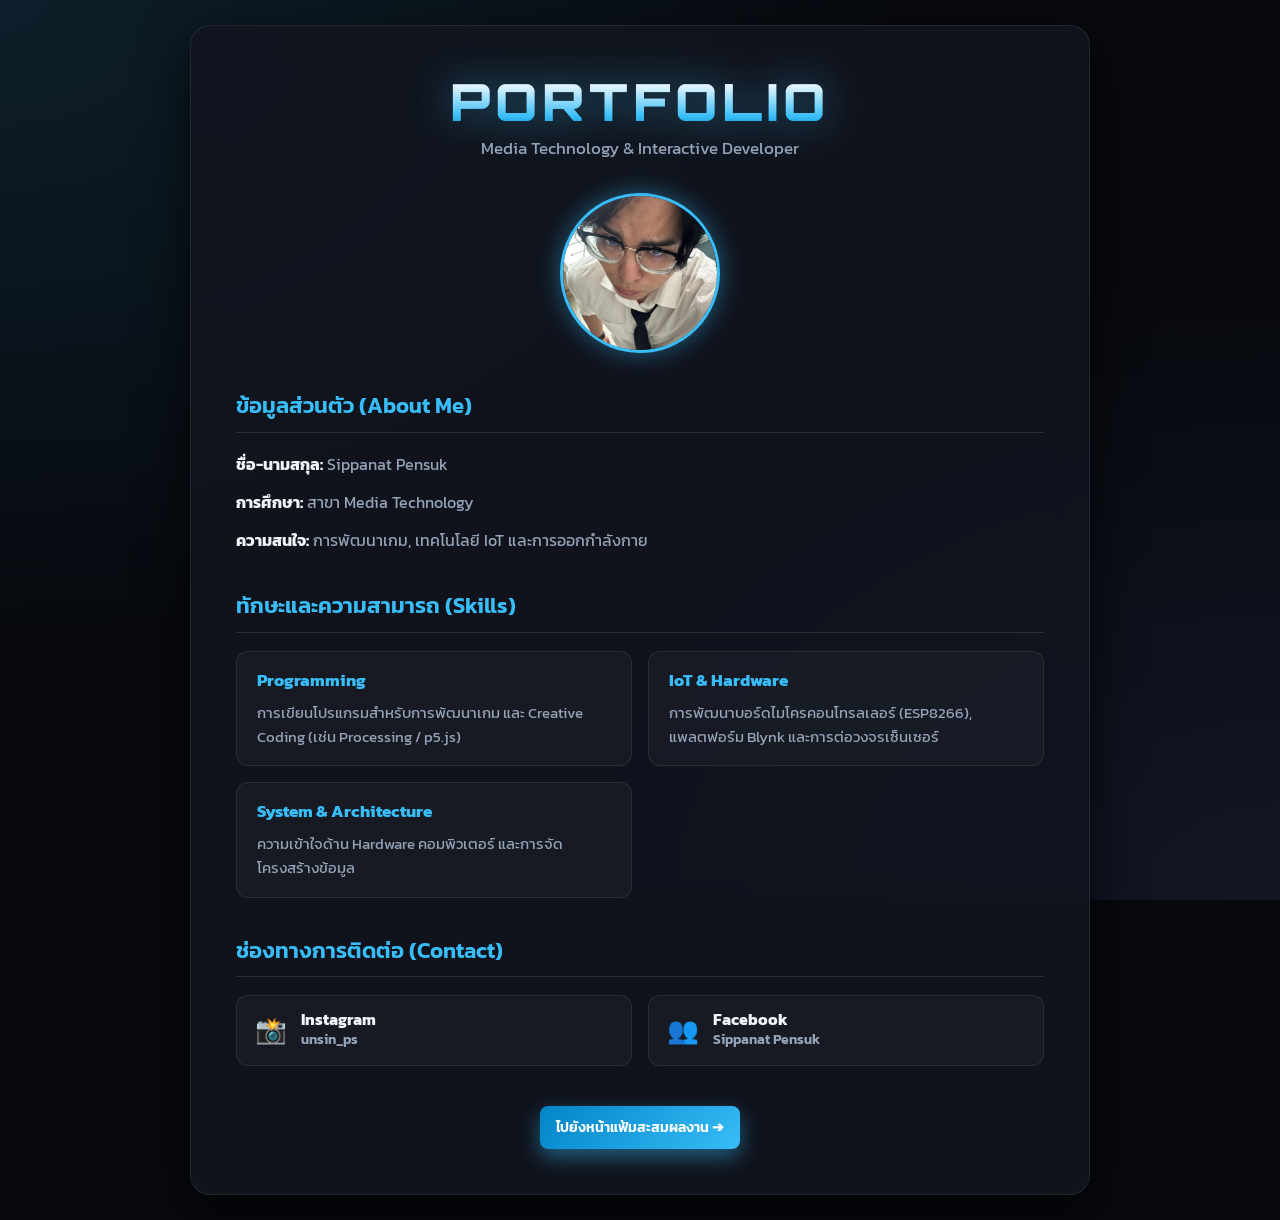
<file: index.html>
<!DOCTYPE html>
<html lang="th">
<head>
    <meta charset="UTF-8">
    <meta name="description" content="My Portfolio">
    <meta name="keywords" content="HTML, CSS, JavaScript">
    <meta name="author" content="Sippanat Pensuk">
    <meta name="viewport" content="width=device-width, initial-scale=1.0">
    <title>Portfolio - Sippanat Pensuk</title>
    <!-- Google Fonts: Orbitron & Kanit -->
    <link rel="preconnect" href="https://fonts.googleapis.com">
    <link rel="preconnect" href="https://fonts.gstatic.com" crossorigin>
    <link href="https://fonts.googleapis.com/css2?family=Orbitron:wght@700;900&family=Kanit:wght@300;400;600&display=swap" rel="stylesheet">
    <link rel="stylesheet" href="style.css">
</head>
<body>

    <div class="container">
        <div class="header-section">
            <h1 class="main-title">PORTFOLIO</h1>
            <p class="subtitle">Media Technology & Interactive Developer</p>
        </div>
        
        <img src="sippanat man.jpg" alt="รูปโปรไฟล์ของ Sippanat" class="profile-img">

        <h2>ข้อมูลส่วนตัว (About Me)</h2>
        <p><strong>ชื่อ-นามสกุล:</strong> Sippanat Pensuk</p>
        <p><strong>การศึกษา:</strong> สาขา Media Technology</p>
        <p><strong>ความสนใจ:</strong> การพัฒนาเกม, เทคโนโลยี IoT และการออกกำลังกาย</p>

        <h2>ทักษะและความสามารถ (Skills)</h2>
        <ul>
            <li>
                <strong>Programming</strong>
                <span>การเขียนโปรแกรมสำหรับการพัฒนาเกม และ Creative Coding (เช่น Processing / p5.js)</span>
            </li>
            <li>
                <strong>IoT & Hardware</strong>
                <span>การพัฒนาบอร์ดไมโครคอนโทรลเลอร์ (ESP8266), แพลตฟอร์ม Blynk และการต่อวงจรเซ็นเซอร์</span>
            </li>
            <li>
                <strong>System & Architecture</strong>
                <span>ความเข้าใจด้าน Hardware คอมพิวเตอร์ และการจัดโครงสร้างข้อมูล</span>
            </li>
        </ul>

        <h2>ช่องทางการติดต่อ (Contact)</h2>
        <div class="contact-links">
            <!-- Instagram -->
            <a href="https://www.instagram.com/unsin_ps/?hl=en" target="_blank" class="contact-card ig">
                <span class="contact-icon">📸</span>
                <div class="contact-text">
                    <strong>Instagram</strong>
                    <span>unsin_ps</span>
                </div>
            </a>

            <!-- Facebook -->
            <a href="https://www.facebook.com/sippanat.pensuk.7?locale=th_TH" target="_blank" class="contact-card fb">
                <span class="contact-icon">👥</span>
                <div class="contact-text">
                    <strong>Facebook</strong>
                    <span>Sippanat Pensuk</span>
                </div>
            </a>
        </div>

        <div class="btn-wrapper">
            <a href="projects.html" class="btn primary-btn">ไปยังหน้าแฟ้มสะสมผลงาน ➔</a>
        </div>
    </div>

</body>
</html>
</file>
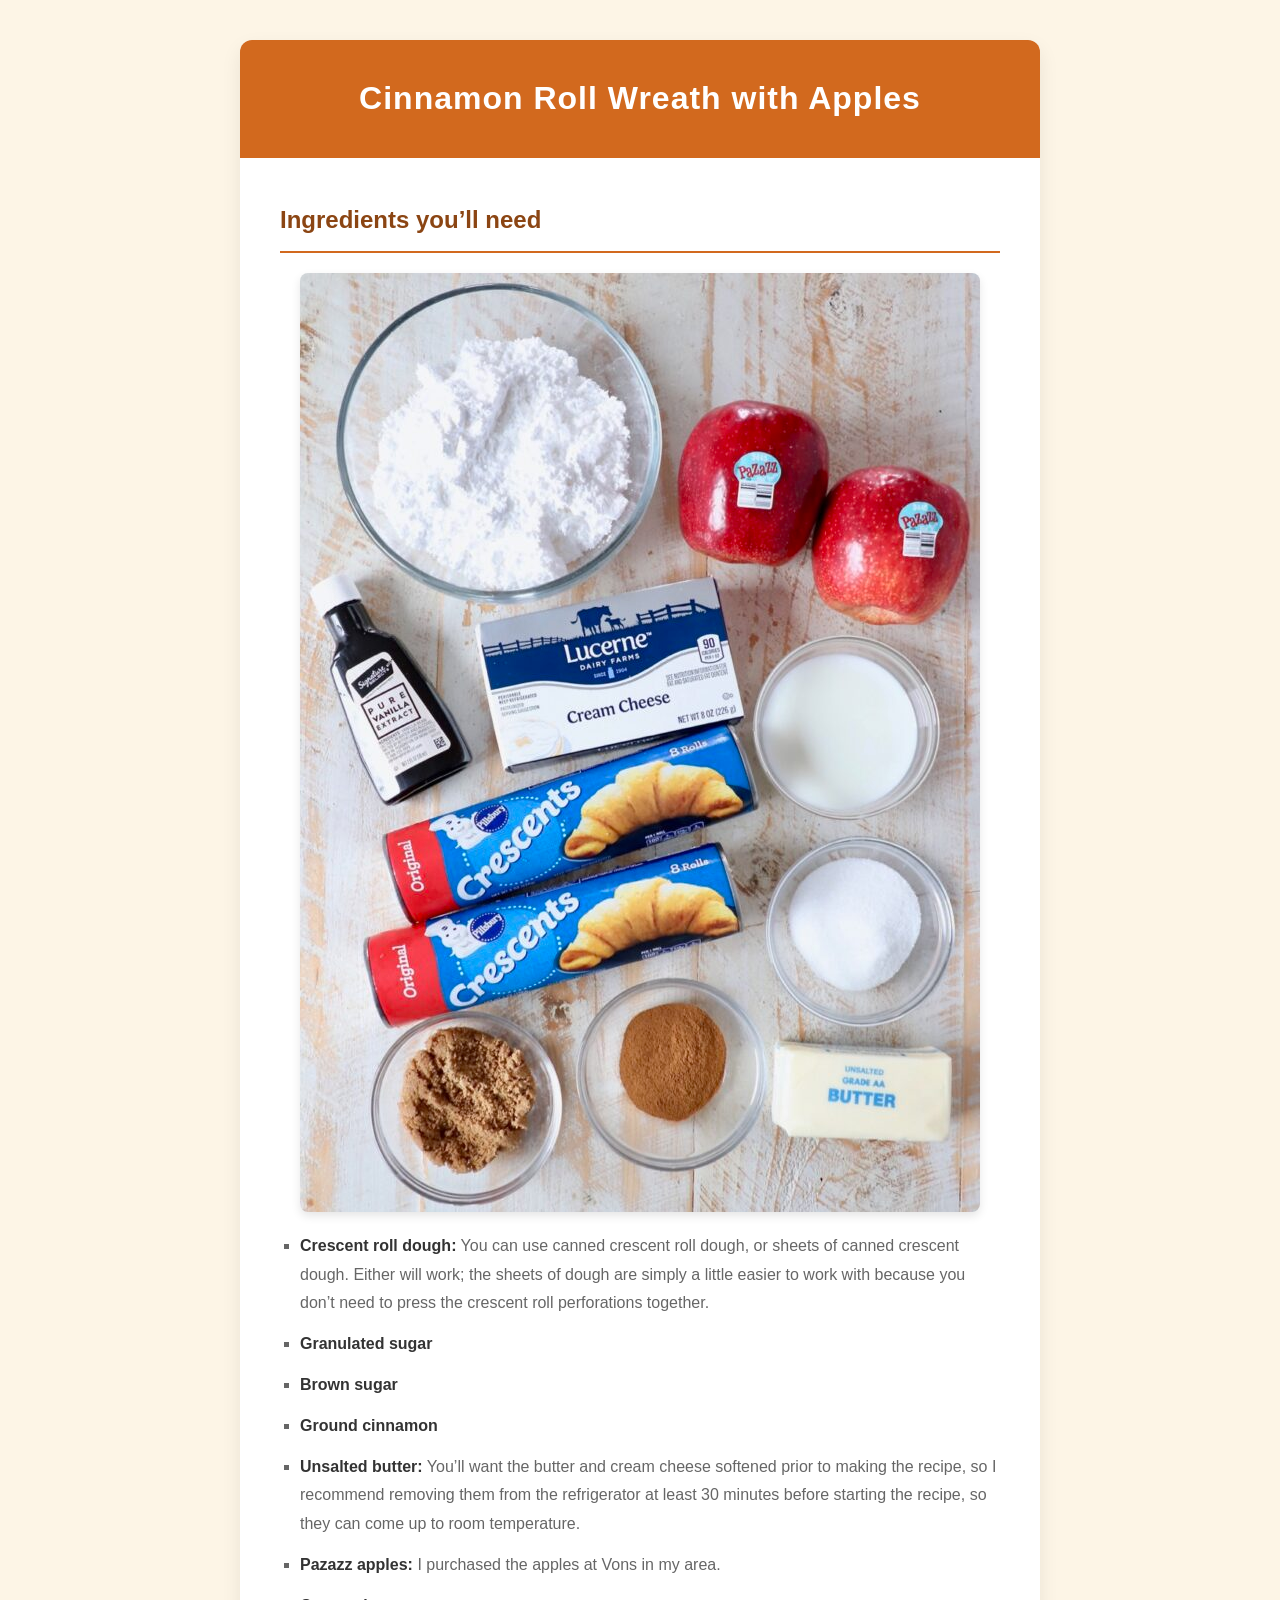
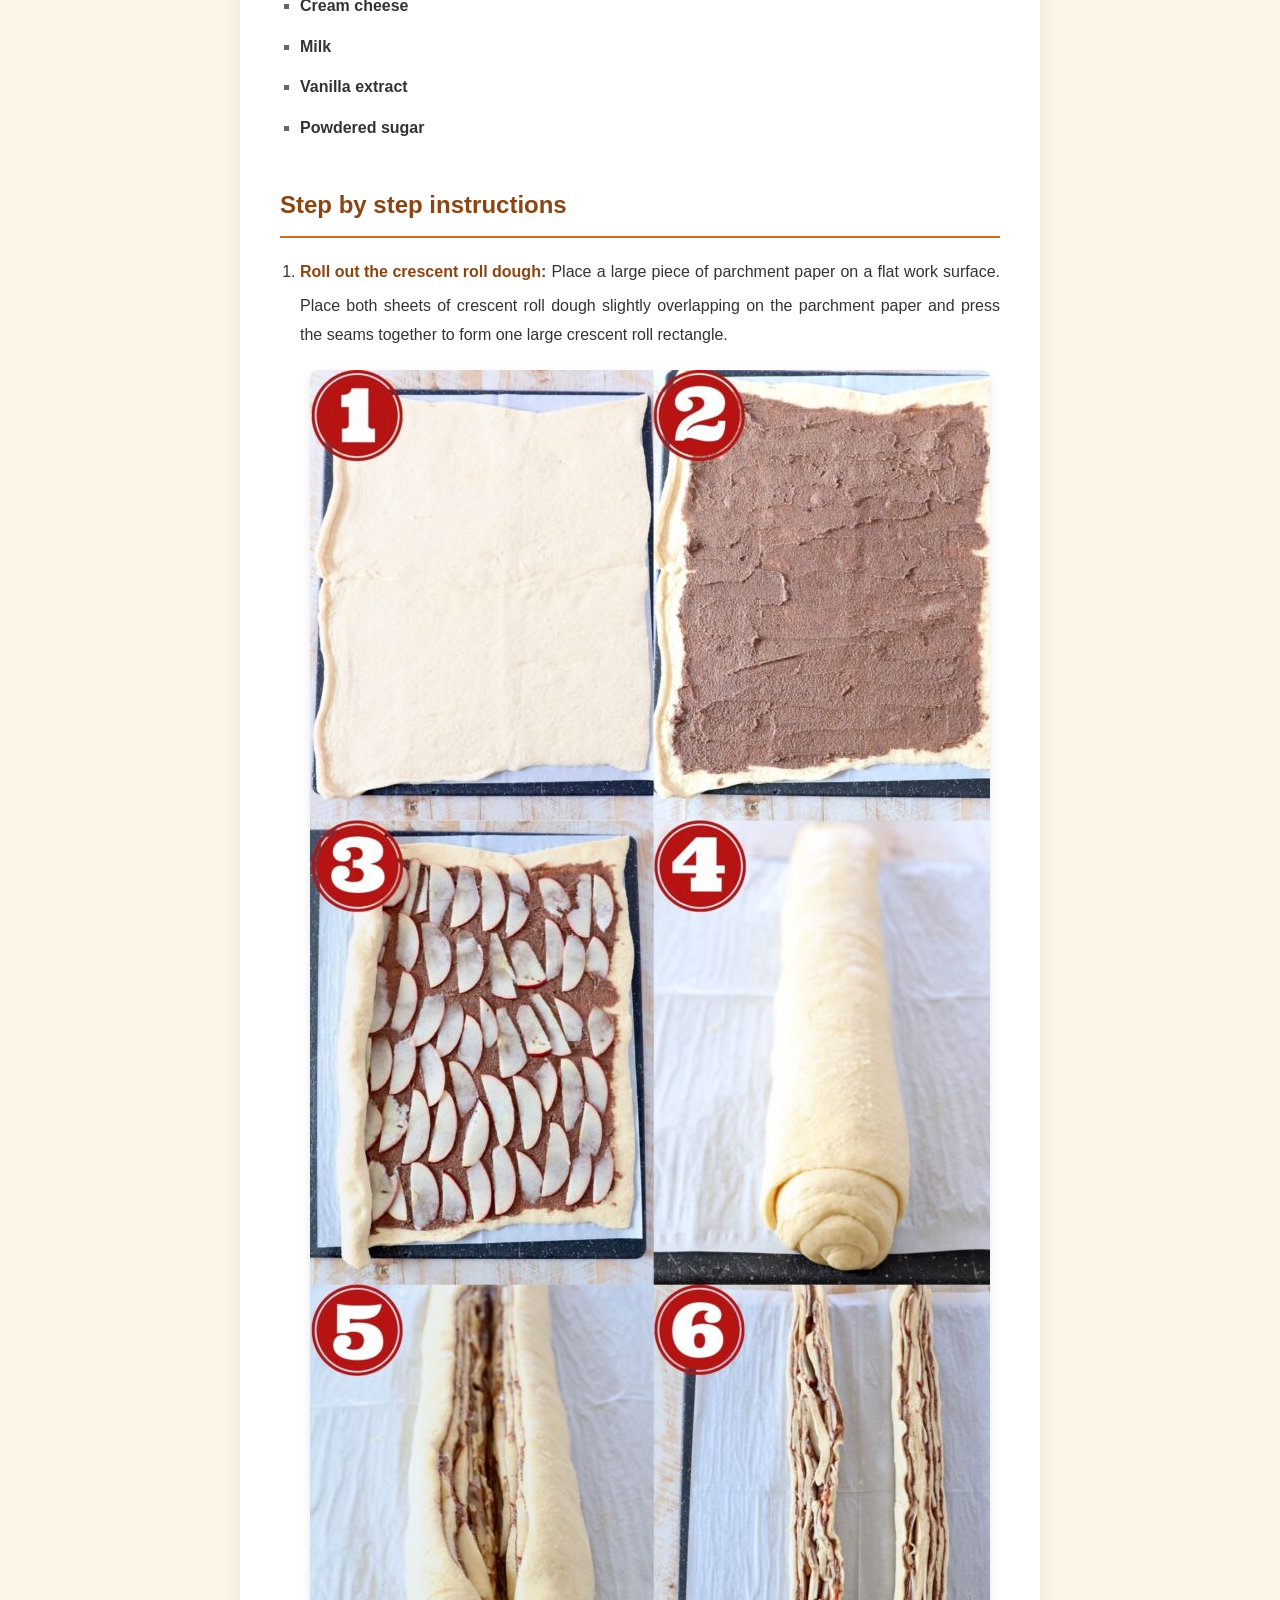
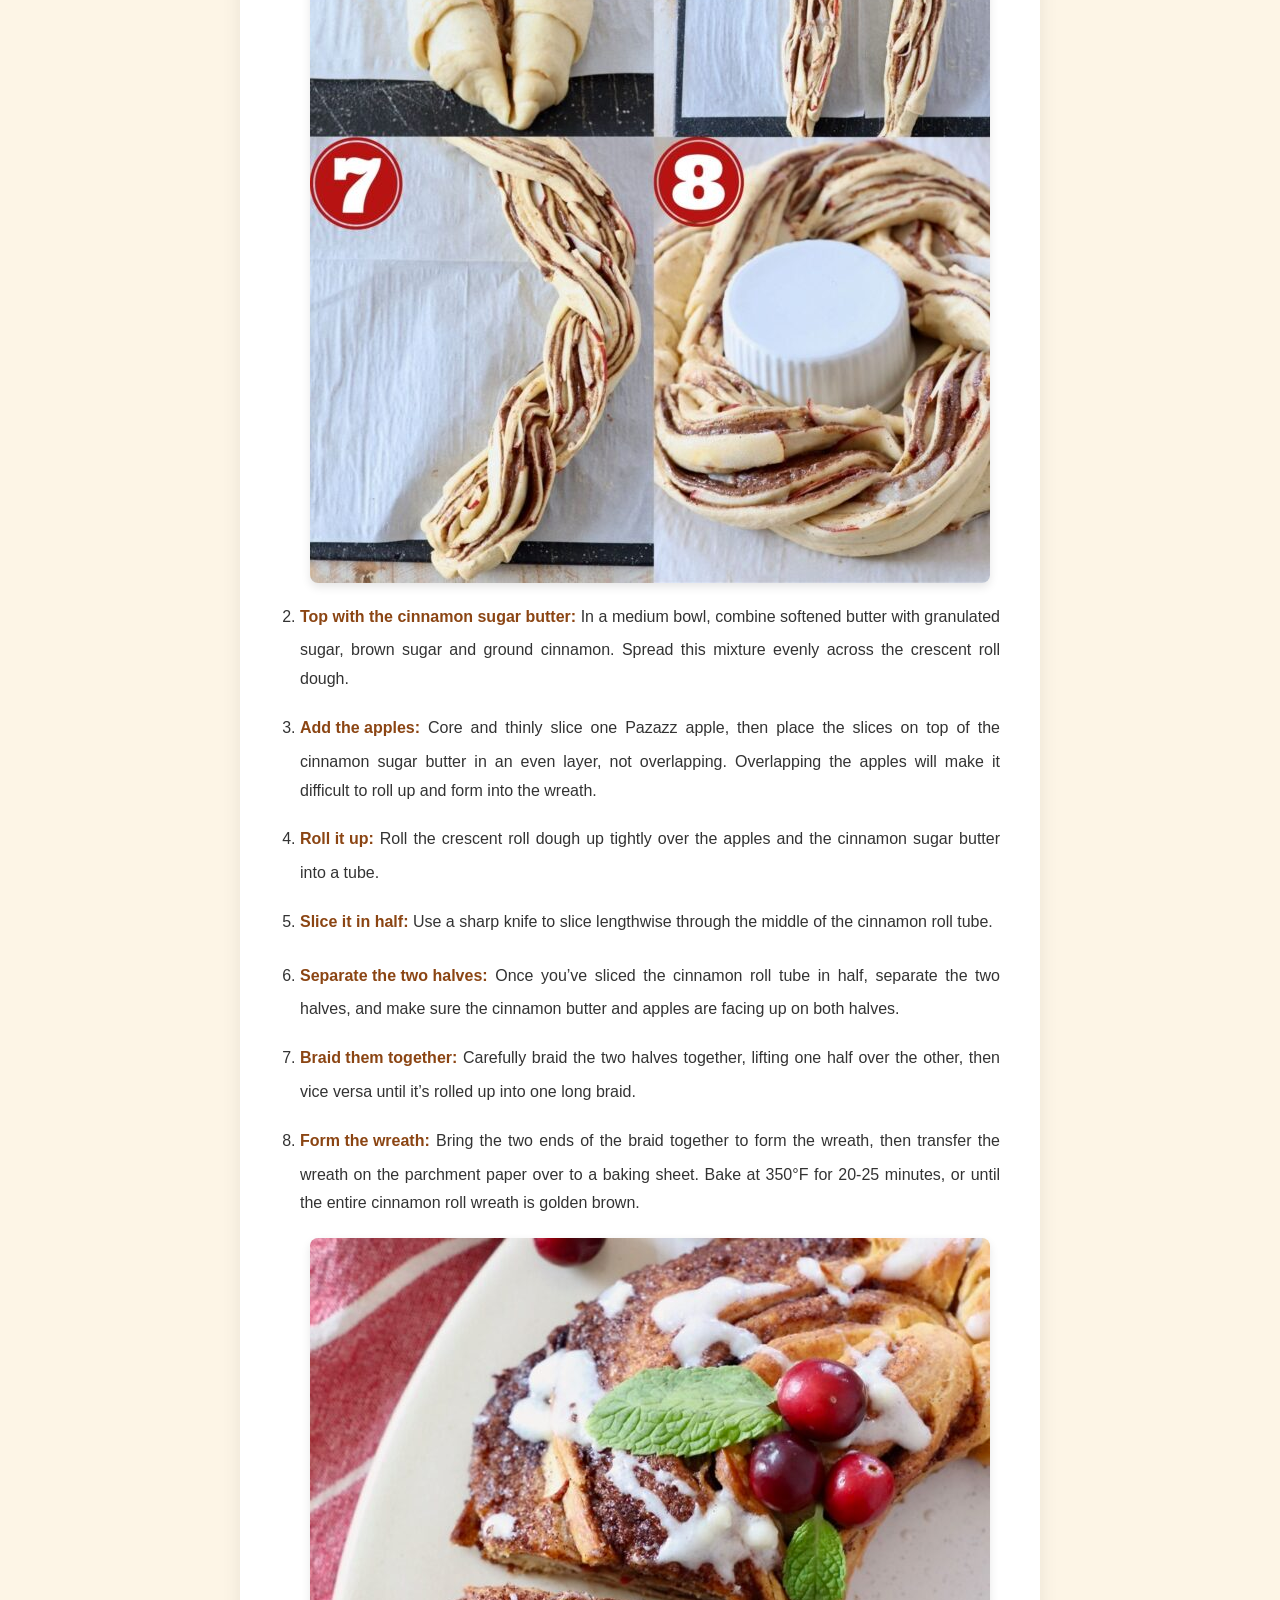
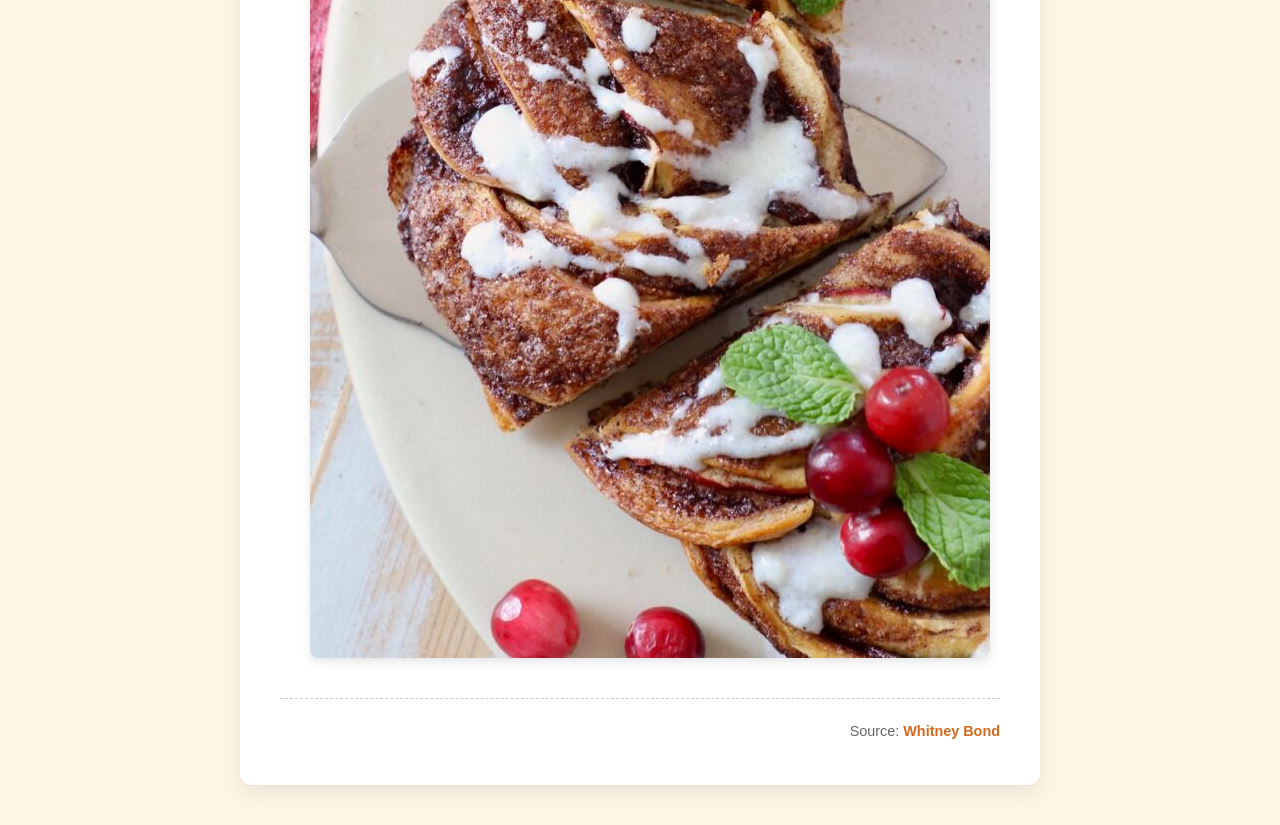
<file: assignment-3/index.html>
<!DOCTYPE html>
<html lang="en">
<head>
    <meta charset='utf-8'>
    <meta http-equiv='X-UA-Compatible' content='IE=edge'>
    <title>Cinnamon Roll Wreath with Apples</title>
    <meta name='viewport' content='width=device-width, initial-scale=1'>
    
    <!-- เรียกใช้งานไฟล์ CSS ภายนอก -->
    <link rel="stylesheet" href="style.css">
</head>

<body>
    <div class="recipe-wrapper">
        
        <header class="recipe-header">
            <h1>Cinnamon Roll Wreath with Apples</h1>
        </header>

        <main class="recipe-body">
            
            <section class="recipe-section">
                <h2 class="section-title">Ingredients you’ll need</h2>
                
                <img src="pic/cinnamon-1.jpeg" alt="Ingredients" class="recipe-image">
                
                <ul class="ingredient-list">
                    <li><strong>Crescent roll dough:</strong> You can use canned crescent roll dough, or sheets of canned crescent dough. Either will work; the sheets of dough are simply a little easier to work with because you don’t need to press the crescent roll perforations together.</li>
                    <li><strong>Granulated sugar</strong></li>
                    <li><strong>Brown sugar</strong></li>
                    <li><strong>Ground cinnamon</strong></li>
                    <li><strong>Unsalted butter:</strong> You’ll want the butter and cream cheese softened prior to making the recipe, so I recommend removing them from the refrigerator at least 30 minutes before starting the recipe, so they can come up to room temperature.</li>
                    <li><strong>Pazazz apples:</strong> I purchased the apples at Vons in my area.</li>
                    <li><strong>Cream cheese</strong></li>
                    <li><strong>Milk</strong></li>
                    <li><strong>Vanilla extract</strong></li>
                    <li><strong>Powdered sugar</strong></li>
                </ul>
            </section>

            <section class="recipe-section">
                <h2 class="section-title">Step by step instructions</h2>
                <ol class="instruction-list">
                    <li>
                        <strong>Roll out the crescent roll dough:</strong> Place a large piece of parchment paper on a flat work surface. Place both sheets of crescent roll dough slightly overlapping on the parchment paper and press the seams together to form one large crescent roll rectangle.
                        
                        <img src="pic/cinnamon-2.jpeg" alt="Rolling out the dough" class="recipe-image">
                    </li>
                    <li><strong>Top with the cinnamon sugar butter:</strong> In a medium bowl, combine softened butter with granulated sugar, brown sugar and ground cinnamon. Spread this mixture evenly across the crescent roll dough.</li>
                    <li><strong>Add the apples:</strong> Core and thinly slice one Pazazz apple, then place the slices on top of the cinnamon sugar butter in an even layer, not overlapping. Overlapping the apples will make it difficult to roll up and form into the wreath.</li>
                    <li><strong>Roll it up:</strong> Roll the crescent roll dough up tightly over the apples and the cinnamon sugar butter into a tube.</li>
                    <li><strong>Slice it in half:</strong> Use a sharp knife to slice lengthwise through the middle of the cinnamon roll tube.</li>
                    <li><strong>Separate the two halves:</strong> Once you’ve sliced the cinnamon roll tube in half, separate the two halves, and make sure the cinnamon butter and apples are facing up on both halves.</li>
                    <li><strong>Braid them together:</strong> Carefully braid the two halves together, lifting one half over the other, then vice versa until it’s rolled up into one long braid.</li>
                    <li>
                        <strong>Form the wreath:</strong> Bring the two ends of the braid together to form the wreath, then transfer the wreath on the parchment paper over to a baking sheet. Bake at 350°F for 20-25 minutes, or until the entire cinnamon roll wreath is golden brown.
                    
                        <img src="pic/cinnamon-4.jpeg" alt="Finished Cinnamon Roll Wreath" class="recipe-image">
                    </li>
                </ol>
            </section>

           
            <footer class="recipe-source">
                Source: <a href="https://whitneybond.com/cinnamon-roll-wreath/" target="_blank">Whitney Bond</a>
            </footer>

        </main>
    </div>
</body>
</html>
</file>
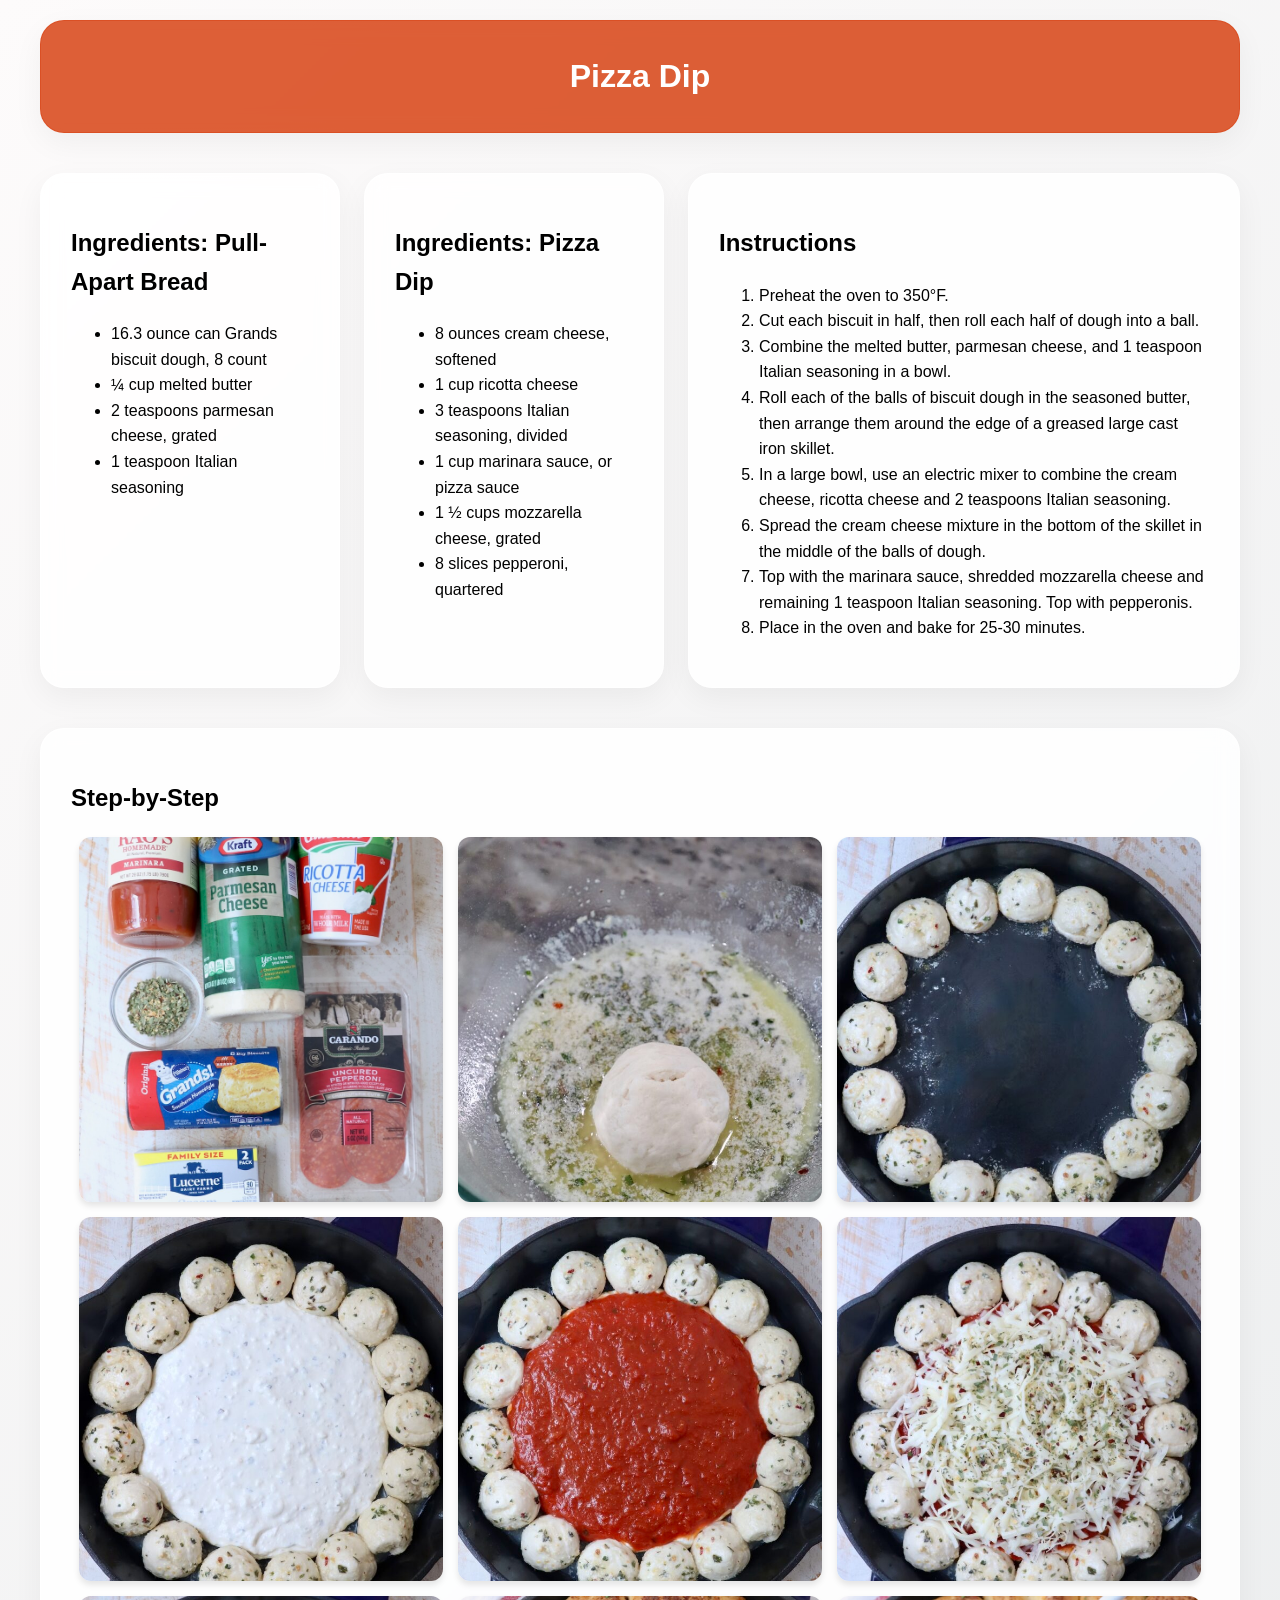
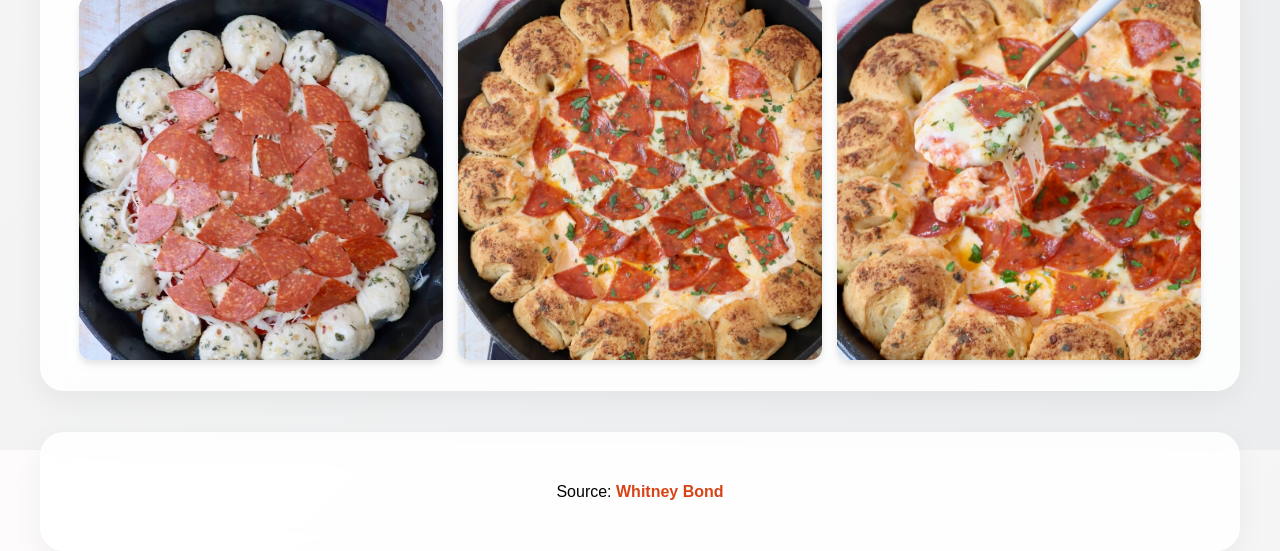
<file: assignment4/index.html>
<!DOCTYPE html>
<html>
<head>
    <meta charset='utf-8'>
    <meta http-equiv='X-UA-Compatible' content='IE=edge'>
    <title>Pizza Dip Recipe</title>
    <meta name='viewport' content='width=device-width, initial-scale=1.0'>
    <link rel='stylesheet' type='text/css' media='screen' href='main.css'>
</head>
<body>
    <div class="grid-container">
        
        <div id="header" class="glass-card">
            <h1>Pizza Dip</h1>
        </div>
        
        <div id="main1" class="glass-card interactive-card">
            <h2>Ingredients: Pull-Apart Bread</h2>
            <ul>
                <li>16.3 ounce can Grands biscuit dough, 8 count</li>
                <li>¼ cup melted butter</li>
                <li>2 teaspoons parmesan cheese, grated</li>
                <li>1 teaspoon Italian seasoning</li>
            </ul>
        </div>
        
        <div id="main2" class="glass-card interactive-card">
            <h2>Ingredients: Pizza Dip</h2>
            <ul>
                <li>8 ounces cream cheese, softened</li>
                <li>1 cup ricotta cheese</li>
                <li>3 teaspoons Italian seasoning, divided</li>
                <li>1 cup marinara sauce, or pizza sauce</li>
                <li>1 ½ cups mozzarella cheese, grated</li>
                <li>8 slices pepperoni, quartered</li>
            </ul>
        </div>
        
        <div id="right" class="glass-card interactive-card">
            <h2>Instructions</h2>
            <ol>
                <li>Preheat the oven to 350°F.</li>
                <li>Cut each biscuit in half, then roll each half of dough into a ball.</li>
                <li>Combine the melted butter, parmesan cheese, and 1 teaspoon Italian seasoning in a bowl.</li>
                <li>Roll each of the balls of biscuit dough in the seasoned butter, then arrange them around the edge of a greased large cast iron skillet.</li>
                <li>In a large bowl, use an electric mixer to combine the cream cheese, ricotta cheese and 2 teaspoons Italian seasoning.</li>
                <li>Spread the cream cheese mixture in the bottom of the skillet in the middle of the balls of dough.</li>
                <li>Top with the marinara sauce, shredded mozzarella cheese and remaining 1 teaspoon Italian seasoning. Top with pepperonis.</li>
                <li>Place in the oven and bake for 25-30 minutes.</li>
            </ol>
        </div>

        <div id="gallery" class="glass-card interactive-card">
            <h2>Step-by-Step</h2>
            <div class="flex-gallery">
                <img src="pic/pizza-dip-1.jpeg" alt="Step 1 Ingredients" class="step-img">
                <img src="pic/pizza-dip-2.jpeg" alt="Step 2 Dough in butter" class="step-img">
                <img src="pic/pizza-dip-3.jpeg" alt="Step 3 Skillet layout" class="step-img">
                <img src="pic/pizza-dip-4.jpeg" alt="Step 4 Cream cheese" class="step-img">
                <img src="pic/pizza-dip-5.jpeg" alt="Step 5 Marinara sauce" class="step-img">
                <img src="pic/pizza-dip-6.jpeg" alt="Step 6 Mozzarella cheese" class="step-img">
                <img src="pic/pizza-dip-7.jpeg" alt="Step 7 Pepperoni" class="step-img">
                <img src="pic/pizza-dip-8.jpeg" alt="Step 8 Baked" class="step-img">
                <img src="pic/pizza-dip-9.jpeg" alt="Step 9 Ready to eat" class="step-img">
            </div>
        </div>
        
        <div id="footer" class="glass-card">
            <p>Source: <a href="https://whitneybond.com/pizza-dip/" target="_blank">Whitney Bond</a></p>
        </div>
    </div>
</body>
</html>
</file>
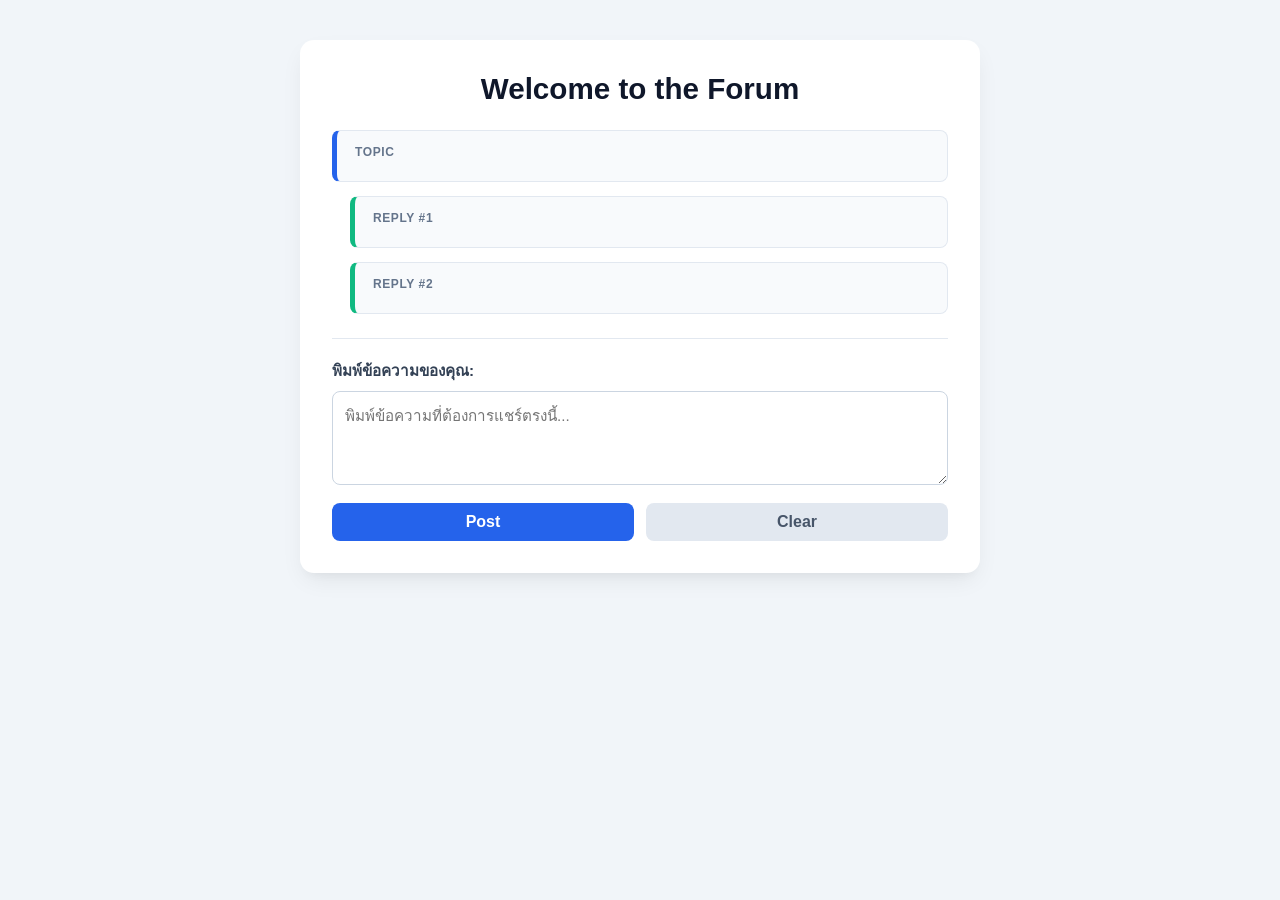
<file: assignment5/index.html>
<!DOCTYPE html>
<html lang="th">
<head>
    <meta charset='utf-8'>
    <meta http-equiv='X-UA-Compatible' content='IE=edge'>
    <title>Blogger Forum</title>
    <meta name='viewport' content='width=device-width, initial-scale=1'>
    <link rel='stylesheet' type='text/css' media='screen' href='main.css'>
    <script src='main.js'></script>
</head>
<body>
    <div class="forum-container">
        <!-- Header -->
        <h1 id="top"></h1>
        
        <!-- Post Display Areas -->
        <div class="posts-wrapper">
            <div class="post-box topic-box">
                <span class="box-label">Topic</span>
                <div id="topic"></div>
            </div>
            <div class="post-box reply-box">
                <span class="box-label">Reply #1</span>
                <div id="reply1"></div>
            </div>
            <div class="post-box reply-box">
                <span class="box-label">Reply #2</span>
                <div id="reply2"></div>
            </div>
        </div>

        <hr class="divider">

        <!-- Input & Action Controls -->
        <div class="control-panel">
            <label for="message">พิมพ์ข้อความของคุณ:</label>
            <textarea name="message" id="message" rows="4" placeholder="พิมพ์ข้อความที่ต้องการแชร์ตรงนี้..."></textarea> 
            <div class="button-group">
                <button type="button" id="postButton" class="btn btn-primary">Post</button>
                <button type="button" id="clearButton" class="btn btn-secondary">Clear</button>
            </div>
        </div>
    </div>
</body>
</html>
</file>
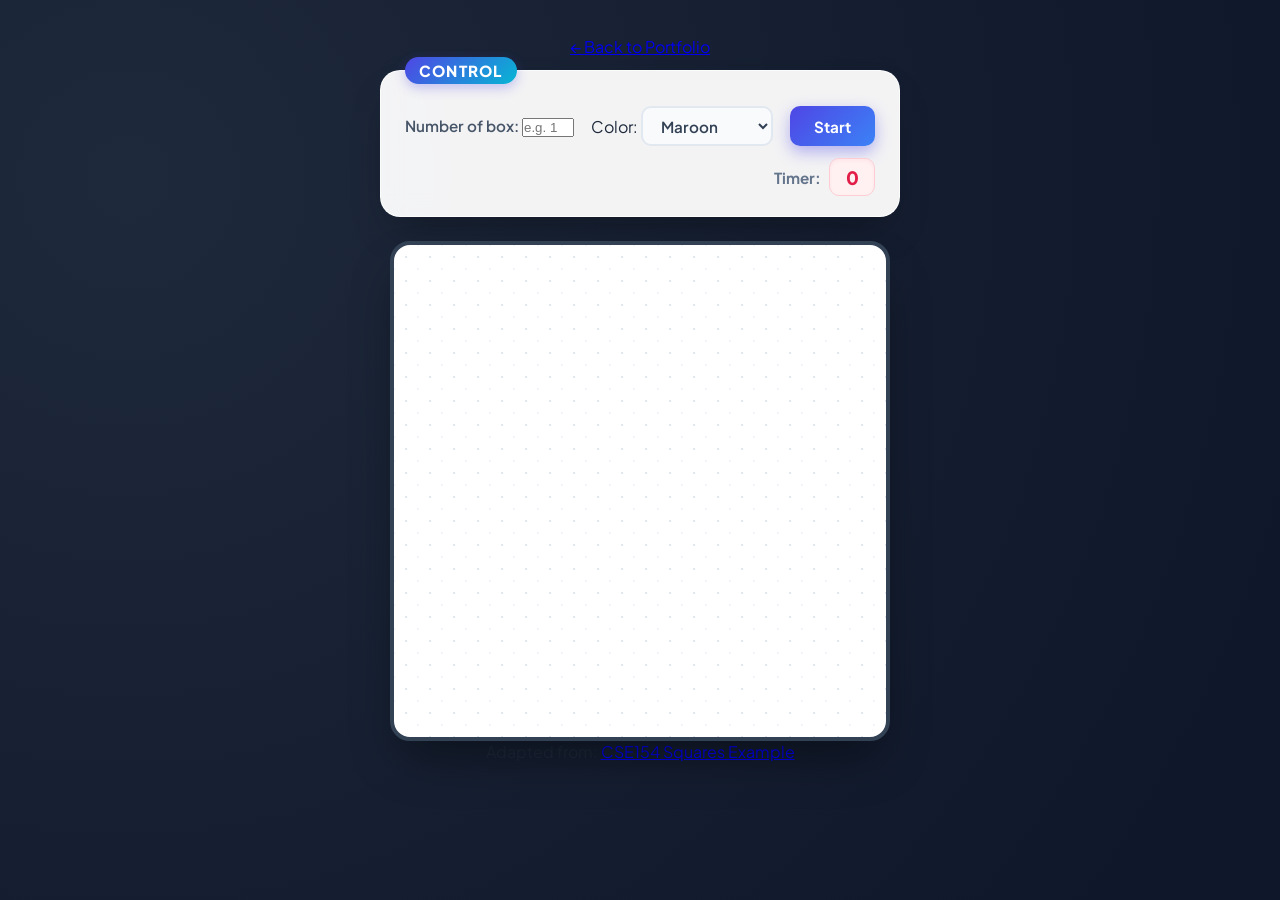
<file: assignment7/index.html>
<!DOCTYPE html>
<html lang="en">
    <head>
        <meta charset="UTF-8">
        <meta name="viewport" content="width=device-width, initial-scale=1.0">
        <title>Square Game</title>
        
        <!-- เชื่อมต่อไฟล์ External CSS & JS -->
        <link rel="stylesheet" type="text/css" href="game.css">
        <script type="text/javascript" src="game.js"></script>
    </head>
    <body>
        <!-- แถบนำทางกลับไปยังหน้า Portfolio หลัก -->
        <header class="top-nav">
            <a href="../../index.html" class="back-link">&larr; Back to Portfolio</a>
        </header>

        <main>
            <!-- Control Panel -->
            <fieldset>
                <legend>Control</legend>
                <div class="control-group">
                    <label for="numbox">Number of box:</label>
                    <input type="number" name="numbox" id="numbox" min="1" max="100" placeholder="e.g. 10">
                </div>

                <div class="control-group">
                    <label for="color">Color:</label>
                    <select name="color" id="color">
                        <option value="maroon">Maroon</option>
                        <option value="lightgreen">Lightgreen</option>
                        <option value="magenta">Magenta</option>
                    </select>
                </div>

                <button id="start" type="button">Start</button>

                <div id="timerClock">
                    Timer: <span id="clock">0</span>
                </div>
            </fieldset>

            <!-- พื้นที่สำหรับแสดงกล่องสี่เหลี่ยมในเกม -->
            <div id="container">
                <div id="layer"></div>
            </div>
        </main>

        <!-- แหล่งอ้างอิง Reference เพื่อไม่ให้ถูกหักคะแนน -->
        <footer>
            <p>
                Adapted from: 
                <a href="https://courses.cs.washington.edu/courses/cse154/17sp/lecture/more-dom/code/squares.html" target="_blank" rel="noopener noreferrer">
                    CSE154 Squares Example
                </a>
            </p>
        </footer>
    </body>
</html>
</file>
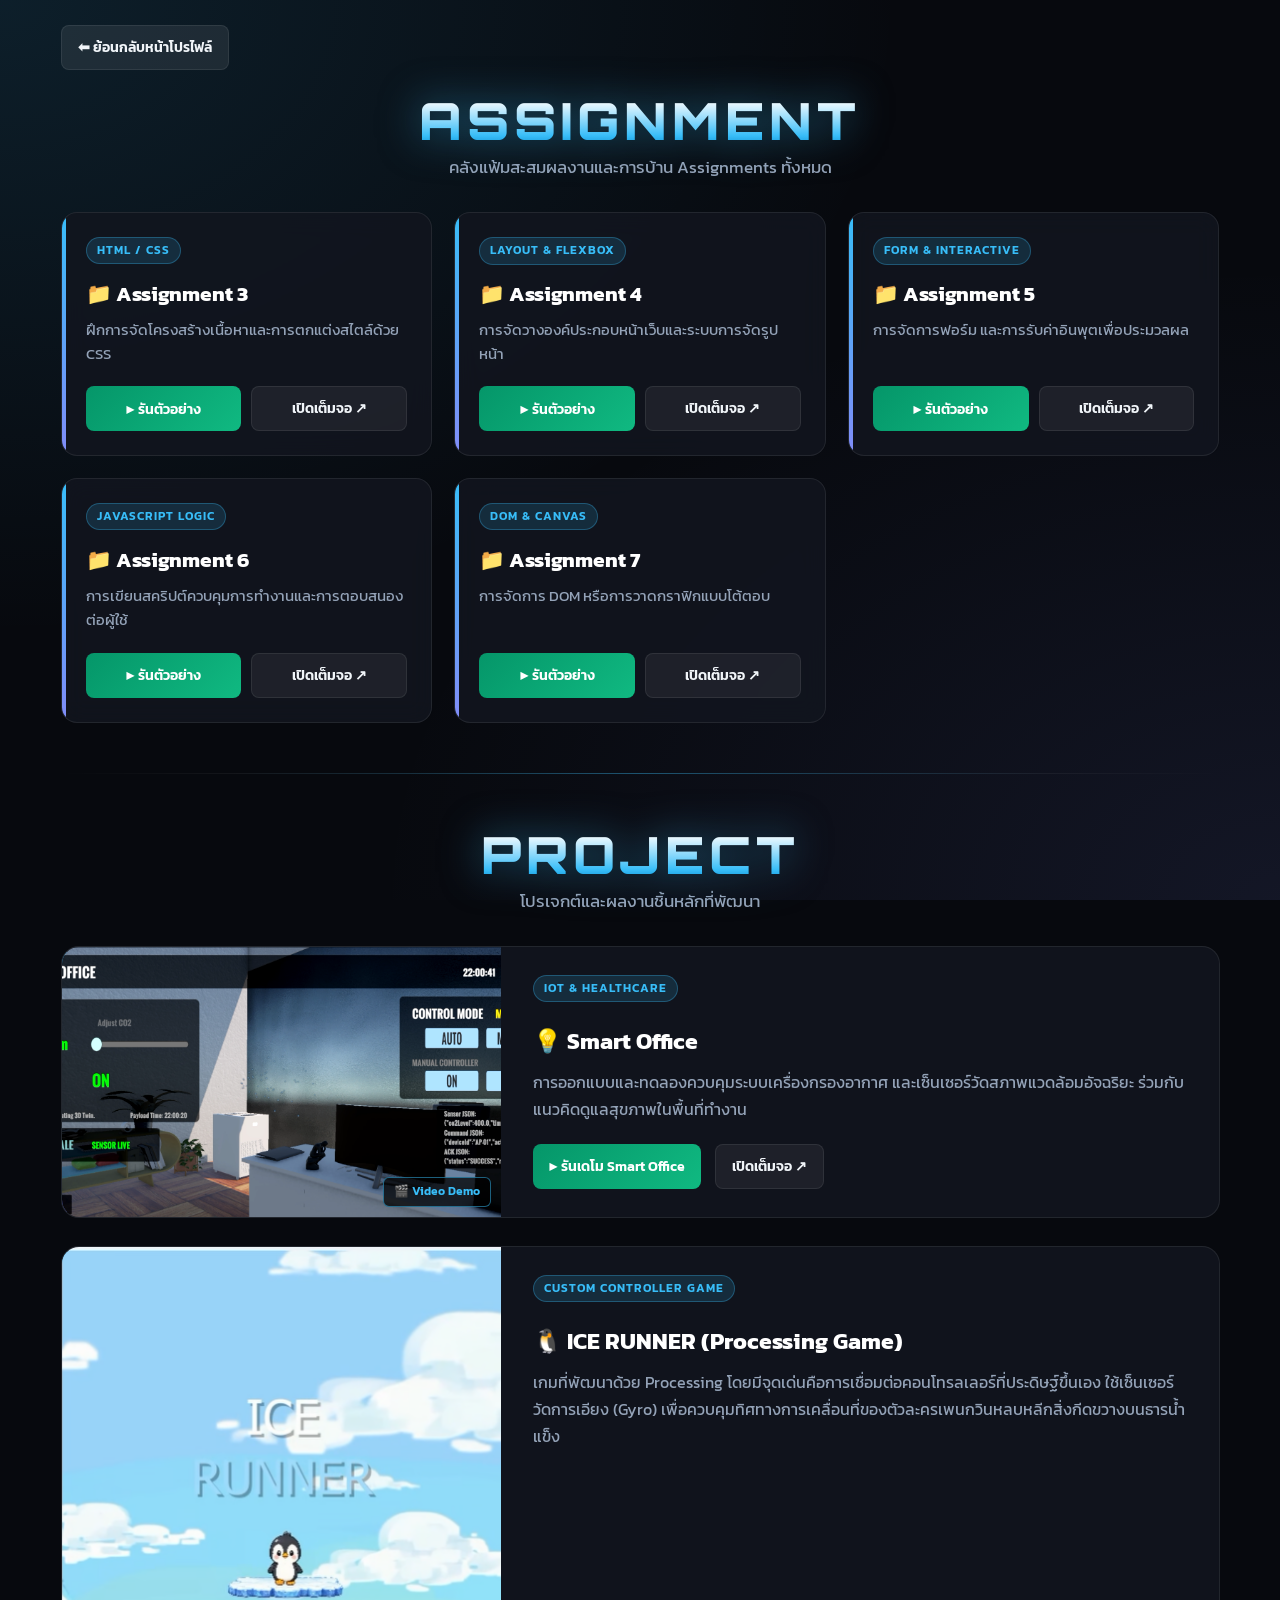
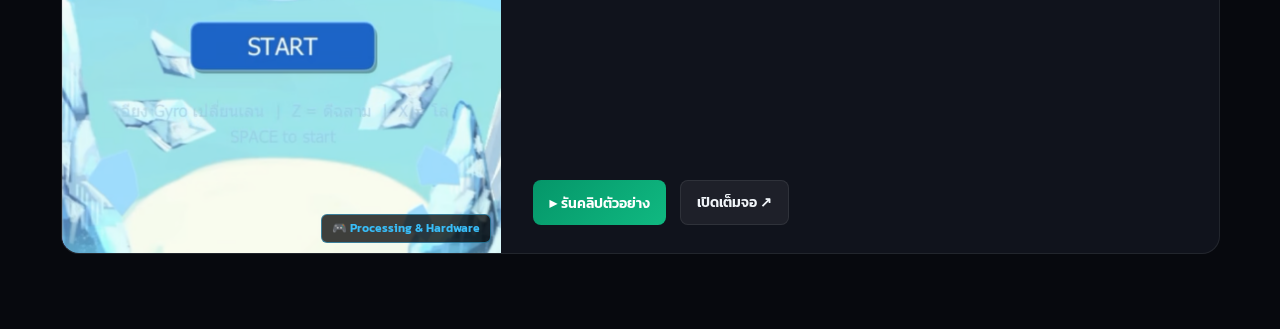
<file: projects.html>
<!DOCTYPE html>
<html lang="th">
<head>
    <meta charset="UTF-8">
    <meta name="viewport" content="width=device-width, initial-scale=1.0">
    <title>Assignments & Projects - Sippanat Pensuk</title>
    <!-- Google Fonts: Orbitron & Kanit -->
    <link rel="preconnect" href="https://fonts.googleapis.com">
    <link rel="preconnect" href="https://fonts.gstatic.com" crossorigin>
    <link href="https://fonts.googleapis.com/css2?family=Orbitron:wght@700;900&family=Kanit:wght@300;400;600&display=swap" rel="stylesheet">
    <link rel="stylesheet" href="style.css">
</head>
<body class="wide-layout">

    <div class="full-container">
        
        <!-- แถบด้านบน: ปุ่มย้อนกลับ -->
        <div class="top-nav">
            <a href="Index.html" class="btn back-btn">⬅ ย้อนกลับหน้าโปรไฟล์</a>
        </div>

        <!-- หน้าต่างพรีวิวรันผลงาน (รองรับทั้ง Web Iframe และ Video) -->
        <div id="viewer-container" class="viewer-container hidden">
            <div class="viewer-header">
                <span id="current-project-title">PROJECT PREVIEW</span>
                <button class="close-btn" onclick="closeViewer()">✕ ปิดหน้าต่างรันงาน</button>
            </div>
            
            <!-- จอรันหน้าเว็บ HTML -->
            <iframe id="project-frame" src="" title="Project Runner"></iframe>

            <!-- จอรันคลิปวิดีโอ (ไม่มีแท็ก source ซ้อน ป้องกันปัญหา 0:00) -->
            <video id="project-video" controls playsinline preload="auto" class="hidden">
                เบราว์เซอร์ของคุณไม่รองรับการเล่นวิดีโอ
            </video>
        </div>

        <!-- ================= หมวดที่ 1: ASSIGNMENT (Grid หลายคอลัมน์) ================= -->
        <section class="section-block">
            <div class="header-section">
                <h1 class="main-title">ASSIGNMENT</h1>
                <p class="subtitle">คลังแฟ้มสะสมผลงานและการบ้าน Assignments ทั้งหมด</p>
            </div>

            <div class="projects-grid">
                <!-- Assignment 3 -->
                <div class="project-card">
                    <div class="card-badge">HTML / CSS</div>
                    <h3>📁 Assignment 3</h3>
                    <p class="card-desc">ฝึกการจัดโครงสร้างเนื้อหาและการตกแต่งสไตล์ด้วย CSS</p>
                    <div class="action-row">
                        <button class="btn run-btn" onclick="runProject('assignment-3/index.html', 'Assignment 3')">▶ รันตัวอย่าง</button>
                        <a href="assignment-3/index.html" target="_blank" class="btn external-btn">เปิดเต็มจอ ↗</a>
                    </div>
                </div>

                <!-- Assignment 4 -->
                <div class="project-card">
                    <div class="card-badge">Layout & Flexbox</div>
                    <h3>📁 Assignment 4</h3>
                    <p class="card-desc">การจัดวางองค์ประกอบหน้าเว็บและระบบการจัดรูปหน้า</p>
                    <div class="action-row">
                        <button class="btn run-btn" onclick="runProject('assignment4/index.html', 'Assignment 4')">▶ รันตัวอย่าง</button>
                        <a href="assignment4/index.html" target="_blank" class="btn external-btn">เปิดเต็มจอ ↗</a>
                    </div>
                </div>

                <!-- Assignment 5 -->
                <div class="project-card">
                    <div class="card-badge">Form & Interactive</div>
                    <h3>📁 Assignment 5</h3>
                    <p class="card-desc">การจัดการฟอร์ม และการรับค่าอินพุตเพื่อประมวลผล</p>
                    <div class="action-row">
                        <button class="btn run-btn" onclick="runProject('assignment5/index.html', 'Assignment 5')">▶ รันตัวอย่าง</button>
                        <a href="assignment5/index.html" target="_blank" class="btn external-btn">เปิดเต็มจอ ↗</a>
                    </div>
                </div>

                <!-- Assignment 6 -->
                <div class="project-card">
                    <div class="card-badge">JavaScript Logic</div>
                    <h3>📁 Assignment 6</h3>
                    <p class="card-desc">การเขียนสคริปต์ควบคุมการทำงานและการตอบสนองต่อผู้ใช้</p>
                    <div class="action-row">
                        <button class="btn run-btn" onclick="runProject('assignment-6/register.html', 'Assignment 6')">▶ รันตัวอย่าง</button>
                        <a href="assignment-6/register.html" target="_blank" class="btn external-btn">เปิดเต็มจอ ↗</a>
                    </div>
                </div>

                <!-- Assignment 7 -->
                <div class="project-card">
                    <div class="card-badge">DOM & Canvas</div>
                    <h3>📁 Assignment 7</h3>
                    <p class="card-desc">การจัดการ DOM หรือการวาดกราฟิกแบบโต้ตอบ</p>
                    <div class="action-row">
                        <button class="btn run-btn" onclick="runProject('assignment7/index.html', 'Assignment 7')">▶ รันตัวอย่าง</button>
                        <a href="assignment7/index.html" target="_blank" class="btn external-btn">เปิดเต็มจอ ↗</a>
                    </div>
                </div>
            </div>
        </section>

        <hr class="divider">

        <section class="section-block">
            <div class="header-section">
                <h1 class="main-title">PROJECT</h1>
                <p class="subtitle">โปรเจกต์และผลงานชิ้นหลักที่พัฒนา</p>
            </div>

            <div class="projects-rows">
                <!-- Project 1: Smart Office -->
<div class="project-row-card">
    <div class="row-media">
        <img src="screenshot/SmartPic.png"
             alt="Smart Office Preview">
        <span class="media-type-tag">🎬 Video Demo</span>
    </div>

    <div class="row-content">
        <div class="card-badge">IoT & Healthcare</div>
        <h3>💡 Smart Office</h3>

        <p class="card-desc">
            การออกแบบและทดลองควบคุมระบบเครื่องกรองอากาศ
            และเซ็นเซอร์วัดสภาพแวดล้อมอัจฉริยะ
            ร่วมกับแนวคิดดูแลสุขภาพในพื้นที่ทำงาน
        </p>

        <div class="action-row">
<button class="btn run-btn"
    onclick="runDriveVideo(
        '1K5EkjSBuNggkB3w4rqrWNJLDUtD4pOdD',
        'Smart Office Demonstration'
    )">
    ▶ รันเดโม Smart Office
</button>

<a href="https://drive.google.com/file/d/1K5EkjSBuNggkB3w4rqrWNJLDUtD4pOdD/view"
   target="_blank"
   rel="noopener noreferrer"
   class="btn external-btn">
    เปิดเต็มจอ ↗
</a>


        </div>
    </div>
</div>


                <!-- Project 2: ICE RUNNER (Processing Game) -->
                <div class="project-row-card">
                    <div class="row-media">
                        <img src="screenshot/GamePic.png" alt="ICE RUNNER Game Preview">
                        <span class="media-type-tag">🎮 Processing & Hardware</span>
                    </div>
                    <div class="row-content">
                        <div class="card-badge">Custom Controller Game</div>
                        <h3>🐧 ICE RUNNER (Processing Game)</h3>
                        <p class="card-desc">เกมที่พัฒนาด้วย Processing โดยมีจุดเด่นคือการเชื่อมต่อคอนโทรลเลอร์ที่ประดิษฐ์ขึ้นเอง ใช้เซ็นเซอร์วัดการเอียง (Gyro) เพื่อควบคุมทิศทางการเคลื่อนที่ของตัวละครเพนกวินหลบหลีกสิ่งกีดขวางบนธารน้ำแข็ง</p>
                        <div class="action-row">
                            <button class="btn run-btn" onclick="runVideo('screenshot/ice-runner.mp4', 'ICE RUNNER Game Demonstration')">▶ รันคลิปตัวอย่าง</button>
                            <a href="screenshot/ice-runner.mp4" target="_blank" class="btn external-btn">เปิดเต็มจอ ↗</a>
                        </div>
                    </div>
                </div>
            </div>
        </section>

    </div>

    <script src="script.js"></script>
</body>
</html>
</file>
<file: style.css>
/* ===================================================
   VARIABLES & DESIGN SYSTEM
=================================================== */
:root {
    --bg-dark: #07090e;
    --card-bg: rgba(18, 22, 31, 0.85);
    --card-hover: rgba(28, 35, 48, 0.95);
    --primary: #38bdf8;
    --primary-glow: rgba(56, 189, 248, 0.45);
    --accent: #818cf8;
    --text-main: #f1f5f9;
    --text-muted: #94a3b8;
    --border-color: rgba(255, 255, 255, 0.08);
    --border-glow: rgba(56, 189, 248, 0.5);
    --success: #10b981;
}

* {
    box-sizing: border-box;
    margin: 0;
    padding: 0;
}

body {
    font-family: 'Kanit', sans-serif;
    background-color: var(--bg-dark);
    background-image: 
        radial-gradient(at 0% 0%, rgba(56, 189, 248, 0.12) 0px, transparent 50%),
        radial-gradient(at 100% 100%, rgba(129, 140, 248, 0.1) 0px, transparent 50%);
    background-attachment: fixed;
    color: var(--text-main);
    line-height: 1.6;
    padding: 25px 30px;
    min-height: 100vh;
}

/* ===================================================
   CONTAINERS
=================================================== */
/* หน้าโปรไฟล์ (Index.html) */
.container {
    max-width: 900px;
    margin: 0 auto;
    background: var(--card-bg);
    backdrop-filter: blur(16px);
    -webkit-backdrop-filter: blur(16px);
    border: 1px solid var(--border-color);
    padding: 45px;
    border-radius: 20px;
    box-shadow: 0 20px 50px rgba(0, 0, 0, 0.7);
}

/* หน้าผลงานแบบเต็มจอ (projects.html) */
.full-container {
    width: 95%;
    max-width: 1650px;
    margin: 0 auto;
}

/* ===================================================
   HEADER & TITLES
=================================================== */
.top-nav {
    margin-bottom: 20px;
}

.header-section {
    text-align: center;
    margin-bottom: 30px;
}

.main-title {
    font-family: 'Orbitron', sans-serif;
    font-size: 3.2rem;
    font-weight: 900;
    letter-spacing: 5px;
    text-transform: uppercase;
    display: inline-block;
    background: linear-gradient(180deg, #ffffff 15%, #38bdf8 75%, #0284c7 100%);
    -webkit-background-clip: text;
    -webkit-text-fill-color: transparent;
    filter: drop-shadow(0 0 20px rgba(56, 189, 248, 0.5));
    line-height: 1.2;
    margin-bottom: 4px;
}

.subtitle {
    font-size: 1.05rem;
    color: var(--text-muted);
}

h2 {
    font-size: 1.35rem;
    color: var(--primary);
    border-bottom: 1px solid rgba(255, 255, 255, 0.12);
    padding-bottom: 8px;
    margin-top: 36px;
    margin-bottom: 18px;
    font-weight: 600;
}

p {
    color: var(--text-muted);
    font-size: 1.02rem;
    margin-bottom: 12px;
}

strong {
    color: var(--text-main);
}

/* ===================================================
   PROFILE & SKILLS LIST (สำหรับหน้าแรก)
=================================================== */
.profile-img {
    display: block;
    margin: 0 auto 24px auto;
    width: 160px;
    height: 160px;
    object-fit: cover;
    border-radius: 50%;
    border: 3px solid var(--primary);
    box-shadow: 0 0 25px var(--primary-glow);
    transition: transform 0.3s ease;
}

.profile-img:hover {
    transform: scale(1.04);
}

ul {
    list-style: none;
    padding-left: 0;
    display: grid;
    grid-template-columns: repeat(auto-fit, minmax(260px, 1fr));
    gap: 16px;
    margin: 15px 0 25px 0;
}

li {
    background: rgba(255, 255, 255, 0.03);
    border: 1px solid var(--border-color);
    padding: 16px 20px;
    border-radius: 12px;
    color: var(--text-muted);
    font-size: 0.95rem;
    transition: transform 0.2s, border-color 0.2s;
}

li:hover {
    transform: translateY(-2px);
    border-color: rgba(56, 189, 248, 0.35);
}

li strong {
    display: block;
    font-size: 1.05rem;
    color: var(--primary);
    margin-bottom: 6px;
}

/* ===================================================
   CONTACT CARDS (IG & FACEBOOK)
=================================================== */
.contact-links {
    display: grid;
    grid-template-columns: repeat(auto-fit, minmax(220px, 1fr));
    gap: 16px;
    margin: 16px 0 25px 0;
}

.contact-card {
    display: flex;
    align-items: center;
    gap: 14px;
    padding: 14px 18px;
    background: rgba(255, 255, 255, 0.03);
    border: 1px solid var(--border-color);
    border-radius: 12px;
    text-decoration: none !important;
    transition: all 0.25s ease;
}

.contact-card:hover {
    transform: translateY(-3px);
    border-color: var(--border-glow);
    background: var(--card-hover);
    box-shadow: 0 8px 20px rgba(0, 0, 0, 0.4);
}

.contact-icon {
    font-size: 1.6rem;
    line-height: 1;
}

.contact-text {
    display: flex;
    flex-direction: column;
}

.contact-text strong {
    font-size: 1rem;
    color: var(--text-main);
    line-height: 1.2;
}

.contact-text span {
    font-size: 0.85rem;
    color: var(--text-muted);
}

.contact-card.ig:hover {
    border-color: rgba(225, 48, 108, 0.6);
    box-shadow: 0 8px 20px rgba(225, 48, 108, 0.2);
}

.contact-card.ig:hover strong {
    color: #f43f5e;
}

.contact-card.fb:hover {
    border-color: rgba(24, 119, 242, 0.6);
    box-shadow: 0 8px 20px rgba(24, 119, 242, 0.2);
}

.contact-card.fb:hover strong {
    color: #38bdf8;
}

/* ===================================================
   BUTTONS & LINKS
=================================================== */
.btn-wrapper {
    margin-top: 40px;
    text-align: center;
}

.btn {
    display: inline-flex;
    align-items: center;
    justify-content: center;
    font-family: 'Kanit', sans-serif;
    font-size: 0.9rem;
    font-weight: 600;
    padding: 10px 16px;
    border-radius: 8px;
    cursor: pointer;
    border: none;
    text-decoration: none !important;
    transition: all 0.2s ease;
}

.primary-btn {
    background: linear-gradient(135deg, #0284c7 0%, #38bdf8 100%);
    color: #ffffff;
    box-shadow: 0 8px 20px var(--primary-glow);
}

.primary-btn:hover {
    transform: translateY(-2px);
    box-shadow: 0 12px 26px rgba(56, 189, 248, 0.5);
    color: #ffffff;
}

.back-btn {
    background: rgba(255, 255, 255, 0.08);
    color: var(--text-main);
    border: 1px solid var(--border-color);
}

.back-btn:hover {
    background: rgba(255, 255, 255, 0.16);
    color: #fff;
    transform: translateX(-3px);
}

.run-btn {
    background: linear-gradient(135deg, #059669 0%, #10b981 100%);
    color: white;
}

.run-btn:hover {
    filter: brightness(1.15);
    box-shadow: 0 4px 15px rgba(16, 185, 129, 0.4);
}

.external-btn {
    background: rgba(255, 255, 255, 0.06);
    color: var(--text-main);
    border: 1px solid var(--border-color);
}

.external-btn:hover {
    background: rgba(255, 255, 255, 0.14);
    color: white;
}

a {
    color: var(--primary);
    text-decoration: none;
    font-weight: 600;
}

a:hover {
    color: #7dd3fc;
    text-decoration: underline;
}

/* ===================================================
   SECTION 1: ASSIGNMENT GRID
=================================================== */
.section-block {
    margin-bottom: 50px;
}

.divider {
    border: none;
    height: 1px;
    background: radial-gradient(circle, rgba(56, 189, 248, 0.4) 0%, rgba(255, 255, 255, 0.05) 70%, transparent 100%);
    margin: 50px 0;
}

.projects-grid {
    display: grid;
    grid-template-columns: repeat(auto-fill, minmax(320px, 1fr));
    gap: 22px;
}

.project-card {
    background: var(--card-bg);
    backdrop-filter: blur(12px);
    border: 1px solid var(--border-color);
    border-radius: 16px;
    padding: 24px;
    display: flex;
    flex-direction: column;
    justify-content: space-between;
    position: relative;
    overflow: hidden;
    transition: all 0.25s ease;
}

.project-card::before {
    content: '';
    position: absolute;
    top: 0;
    left: 0;
    width: 4px;
    height: 100%;
    background: linear-gradient(to bottom, var(--primary), var(--accent));
}

.project-card:hover {
    background: var(--card-hover);
    border-color: var(--border-glow);
    transform: translateY(-4px);
    box-shadow: 0 12px 30px rgba(0, 0, 0, 0.5), 0 0 20px rgba(56, 189, 248, 0.2);
}

.card-badge {
    align-self: flex-start;
    font-size: 0.75rem;
    font-weight: 600;
    text-transform: uppercase;
    letter-spacing: 1px;
    padding: 3px 10px;
    background: rgba(56, 189, 248, 0.15);
    color: var(--primary);
    border-radius: 20px;
    border: 1px solid rgba(56, 189, 248, 0.3);
    margin-bottom: 12px;
}

.project-card h3 {
    font-size: 1.3rem;
    color: #ffffff;
    margin-bottom: 8px;
}

.card-desc {
    color: var(--text-muted);
    font-size: 0.95rem;
    margin-bottom: 20px;
    flex-grow: 1;
}

.project-card .action-row {
    display: grid;
    grid-template-columns: 1fr 1fr;
    gap: 10px;
}

/* ===================================================
   SECTION 2: PROJECT ROWS (1 แถวต่อ 1 โปรเจกต์)
=================================================== */
.projects-rows {
    display: flex;
    flex-direction: column;
    gap: 28px;
    width: 100%;
}

.project-row-card {
    background: var(--card-bg);
    border: 1px solid var(--border-color);
    border-radius: 18px;
    display: flex;
    flex-direction: row;
    align-items: stretch;
    overflow: hidden;
    position: relative;
    transition: all 0.3s ease;
    min-height: 220px;
}

.project-row-card::before {
    content: '';
    position: absolute;
    top: 0;
    left: 0;
    width: 5px;
    height: 100%;
    background: linear-gradient(to bottom, var(--primary), var(--accent));
}

.project-row-card:hover {
    background: var(--card-hover);
    border-color: var(--border-glow);
    transform: translateY(-4px);
    box-shadow: 0 14px 35px rgba(0, 0, 0, 0.6), 0 0 25px rgba(56, 189, 248, 0.2);
}

.row-media {
    position: relative;
    width: 38%;
    min-width: 320px;
    max-width: 440px;
    background-color: #0b0f17;
    overflow: hidden;
}

.row-media img {
    width: 100%;
    height: 100%;
    object-fit: cover;
    display: block;
    transition: transform 0.35s ease;
}

.project-row-card:hover .row-media img {
    transform: scale(1.05);
}

.media-type-tag {
    position: absolute;
    bottom: 10px;
    right: 10px;
    background: rgba(0, 0, 0, 0.75);
    color: var(--primary);
    font-size: 0.75rem;
    font-weight: 600;
    padding: 4px 10px;
    border-radius: 6px;
    border: 1px solid var(--border-glow);
}

.row-content {
    flex: 1;
    padding: 28px 32px;
    display: flex;
    flex-direction: column;
    justify-content: center;
}

.row-content h3 {
    font-size: 1.45rem;
    color: #ffffff;
    margin: 8px 0 10px 0;
}

.row-content .card-desc {
    font-size: 1rem;
    color: var(--text-muted);
    line-height: 1.7;
    margin-bottom: 20px;
}

.row-content .action-row {
    display: flex;
    gap: 14px;
    max-width: 360px;
}

/* ===================================================
   VIEWER CONTAINER (IFRAME & VIDEO)
=================================================== */
.viewer-container {
    width: 100%;
    margin-bottom: 30px;
    border: 1px solid var(--border-glow);
    border-radius: 16px;
    overflow: hidden;
    background-color: #0b0f17;
    box-shadow: 0 20px 50px rgba(0, 0, 0, 0.8), 0 0 30px rgba(56, 189, 248, 0.2);
}

.viewer-header {
    background: rgba(255, 255, 255, 0.05);
    border-bottom: 1px solid var(--border-color);
    padding: 12px 24px;
    display: flex;
    justify-content: space-between;
    align-items: center;
    font-family: 'Orbitron', sans-serif;
    color: var(--primary);
}

.close-btn {
    background: rgba(239, 68, 68, 0.15);
    color: #f87171;
    border: 1px solid rgba(239, 68, 68, 0.3);
    padding: 5px 14px;
    border-radius: 6px;
    cursor: pointer;
    font-family: 'Kanit', sans-serif;
    font-weight: 600;
}

.close-btn:hover {
    background: #ef4444;
    color: white;
}

#project-frame {
    width: 100%;
    height: 600px;
    border: none;
    background-color: #ffffff;
    display: block;
}

#project-video {
    width: 100%;
    max-height: 600px;
    background-color: #000;
    display: block;
    outline: none;
}

.hidden {
    display: none !important;
}

/* ===================================================
   RESPONSIVE
=================================================== */
@media (max-width: 860px) {
    body {
        padding: 15px 12px;
    }

    .main-title {
        font-size: 2.3rem;
        letter-spacing: 2px;
    }

    .project-row-card {
        flex-direction: column;
    }

    .row-media {
        width: 100%;
        min-width: unset;
        max-width: unset;
        height: 200px;
    }

    .row-content {
        padding: 20px;
    }

    #project-frame, #project-video {
        height: 380px;
    }
}
</file>
<file: assignment-3/style.css>
/* กำหนดตัวแปรสีเพื่อง่ายต่อการจัดการ */
:root {
    --primary-color: #8b4513;      /* สีน้ำตาลเข้ม (SaddleBrown) */
    --secondary-color: #d2691e;    /* สีน้ำตาลส้ม (Chocolate) */
    --bg-color: #fdf5e6;           /* สีพื้นหลัง (OldLace) */
    --card-bg: #ffffff;            /* สีพื้นหลังการ์ดสูตรอาหาร */
    --text-main: #333333;          /* สีข้อความหลัก */
    --text-muted: #666666;
}

body { 
    font-family: 'Segoe UI', Tahoma, Geneva, Verdana, sans-serif;
    background-color: var(--bg-color);
    color: var(--text-main);
    line-height: 1.8;
    margin: 0;
    padding: 40px 20px;
}


.recipe-wrapper {
    max-width: 800px;
    margin: 0 auto;
    background-color: var(--card-bg);
    border-radius: 12px;
    box-shadow: 0 8px 20px rgba(0,0,0,0.08);
    overflow: hidden;
}

.recipe-image {
    max-width: 100%;
    height: auto;
    border-radius: 8px;
    display: block;
    margin: 20px auto; /* จัดให้อยู่กึ่งกลางและมีระยะห่างบน-ล่าง */
    box-shadow: 0 4px 10px rgba(0, 0, 0, 0.1); /* เพิ่มเงาเบาๆ ให้รูปดูมีมิติ */
}


.recipe-header {
    background-color: var(--secondary-color);
    color: white;
    padding: 30px 20px;
    text-align: center;
}

.recipe-header h1 {
    margin: 0;
    font-size: 2em;
    letter-spacing: 1px;
}


.recipe-body {
    padding: 40px;
}


.section-title {
    color: var(--primary-color);
    border-bottom: 2px solid var(--secondary-color);
    padding-bottom: 10px;
    margin-top: 0;
    margin-bottom: 20px;
    font-size: 1.5em;
}


.ingredient-list {
    list-style-type: square;
    color: var(--text-muted);
    margin-bottom: 40px;
    padding-left: 20px;
}

.ingredient-list li {
    margin-bottom: 12px;
}

.ingredient-list strong {
    color: var(--text-main);
}


.instruction-list {
    padding-left: 20px;
}

.instruction-list li {
    margin-bottom: 20px;
    text-align: justify;
}

.instruction-list strong {
    color: var(--primary-color);
    display: inline-block;
    margin-bottom: 5px;
}


.recipe-source {
    margin-top: 40px;
    padding-top: 20px;
    border-top: 1px dashed #ccc;
    text-align: right;
    font-size: 0.9em;
    color: var(--text-muted);
}

.recipe-source a {
    color: var(--secondary-color);
    text-decoration: none;
    font-weight: bold;
}

.recipe-source a:hover {
    text-decoration: underline;
}


@media (max-width: 600px) {
    .recipe-body {
        padding: 20px;
    }
}
</file>
<file: assignment4/main.css>
* {
    box-sizing: border-box;
    font-family: Arial, sans-serif;
}

body {
    margin: 0;
    padding: 20px;
    background: linear-gradient(135deg, #fdfbfb 0%, #ebedee 100%);
    min-height: 100vh;
}

.grid-container {
    display: grid;
    grid-template-columns: 100%;
    gap: 20px;
    max-width: 1200px;
    margin: 0 auto;
}

.glass-card {
    background: rgba(255, 255, 255, 0.85); /**/
    backdrop-filter: blur(10px); /*[cite: 2]*/
    -webkit-backdrop-filter: blur(10px); /*[cite: 2]*/
    border-radius: 24px; /*[cite: 2]*/
    padding: 30px; /*[cite: 2]*/
    box-shadow: 0 10px 30px rgba(0, 0, 0, 0.05); /*[cite: 2]*/
    border: 1px solid rgba(255, 255, 255, 0.5); /*[cite: 2]*/
    line-height: 1.6;
}

#header {
    text-align: center;
    background: rgba(216, 67, 21, 0.85);
    color: white;
    border-color: rgba(216, 67, 21, 0.5);
}

#header h1 {
    margin: 0;
}

a, .interactive-card, .step-img {
    transition: all 0.3s cubic-bezier(0.25, 0.8, 0.25, 1); /*[cite: 2]*/
}

.interactive-card:hover {
    transform: translateY(-4px); /*[cite: 2]*/
    box-shadow: 0 8px 18px rgba(216, 67, 21, 0.12); /*[cite: 2]*/
    border-color: #d84315; /*[cite: 2]*/
}

.flex-gallery {
    display: flex; /*[cite: 2]*/
    flex-wrap: wrap; /*[cite: 2]*/
    gap: 15px; /*[cite: 2]*/
    justify-content: center; /*[cite: 2]*/
    margin-top: 15px;
}

.step-img {
    width: calc(33.333% - 15px); /* แบ่งเป็น 3 รูปต่อแถว */
    min-width: 120px;
    aspect-ratio: 1 / 1;
    object-fit: cover; /* เทคนิคการ Crop รูปให้พอดีกรอบ */
    border-radius: 12px;
    box-shadow: 0 4px 6px rgba(0,0,0,0.1);
}

.step-img:hover {
    transform: scale(1.1) rotate(2deg); /*[cite: 2]*/
    box-shadow: 0 8px 16px rgba(216, 67, 21, 0.3); /*[cite: 2]*/
    z-index: 10;
}

#footer {
    text-align: center;
}
#footer a {
    color: #d84315;
    text-decoration: none;
    font-weight: bold;
}
#footer a:hover {
    color: #ff9800; /*[cite: 2]*/
}
#footer a:active {
    text-decoration: underline; /*[cite: 2]*/
}

#header, #main1, #main2, #right, #gallery, #footer {
    grid-column: 1 / span 1;
}

@media only screen and (min-width: 600px) {
    .grid-container {
        grid-template-columns: 48% 48%;
        justify-content: space-between;
    }
    #header { grid-column: 1 / span 2; }
    #main1 { grid-column: 1 / span 1; }
    #main2 { grid-column: 2 / span 1; }
    #right { grid-column: 1 / span 2; }
    #gallery { grid-column: 1 / span 2; }
    #footer { grid-column: 1 / span 2; }
}

@media only screen and (min-width: 900px) {
    .grid-container {
        grid-template-columns: 25% 25% 46%;
        gap: 2%;
    }
    #header { grid-column: 1 / span 3; }
    #main1 { grid-column: 1 / span 1; }
    #main2 { grid-column: 2 / span 1; }
    #right { grid-column: 3 / span 1; grid-row: 2 / span 1; }
    #gallery { grid-column: 1 / span 3; } /* ให้รูปภาพแผ่เต็มพื้นที่ด้านล่าง */
    #footer { grid-column: 1 / span 3; }
}
</file>
<file: assignment5/main.css>
* {
    box-sizing: border-box;
    font-family: -apple-system, BlinkMacSystemFont, "Segoe UI", Roboto, Helvetica, Arial, sans-serif;
    margin: 0;
    padding: 0;
}

body {
    background-color: #f1f5f9;
    color: #1e293b;
    display: flex;
    justify-content: center;
    padding: 40px 16px;
}

.forum-container {
    background: #ffffff;
    width: 100%;
    max-width: 680px;
    border-radius: 14px;
    box-shadow: 0 10px 25px -5px rgba(0, 0, 0, 0.08), 0 8px 10px -6px rgba(0, 0, 0, 0.04);
    padding: 32px;
}

#top {
    text-align: center;
    color: #0f172a;
    font-size: 1.85rem;
    font-weight: 700;
    margin-bottom: 24px;
}

.posts-wrapper {
    display: flex;
    flex-direction: column;
    gap: 14px;
    margin-bottom: 24px;
}

.post-box {
    background: #f8fafc;
    border: 1px solid #e2e8f0;
    border-radius: 8px;
    padding: 14px 18px;
    min-height: 52px;
    position: relative;
}

.topic-box {
    border-left: 5px solid #2563eb;
}

.reply-box {
    border-left: 5px solid #10b981;
    margin-left: 18px;
}

.box-label {
    display: block;
    font-size: 0.75rem;
    font-weight: 600;
    color: #64748b;
    text-transform: uppercase;
    letter-spacing: 0.05em;
    margin-bottom: 4px;
}

#topic, #reply1, #reply2 {
    font-size: 1rem;
    color: #334155;
    word-break: break-word;
    white-space: pre-wrap;
}

.divider {
    border: none;
    border-top: 1px solid #e2e8f0;
    margin: 20px 0;
}

.control-panel label {
    display: block;
    font-size: 0.95rem;
    font-weight: 600;
    margin-bottom: 8px;
    color: #334155;
}

textarea#message {
    width: 100%;
    padding: 12px;
    border-radius: 8px;
    border: 1px solid #cbd5e1;
    font-size: 0.95rem;
    outline: none;
    transition: border-color 0.2s, box-shadow 0.2s;
    resize: vertical;
}

textarea#message:focus {
    border-color: #2563eb;
    box-shadow: 0 0 0 3px rgba(37, 99, 235, 0.15);
}

.button-group {
    display: flex;
    gap: 12px;
    margin-top: 14px;
}

.btn {
    flex: 1;
    padding: 10px 18px;
    font-size: 1rem;
    font-weight: 600;
    border: none;
    border-radius: 8px;
    cursor: pointer;
    transition: background-color 0.15s ease, transform 0.05s ease;
}

.btn:active {
    transform: scale(0.98);
}

.btn-primary {
    background-color: #2563eb;
    color: #ffffff;
}

.btn-primary:hover {
    background-color: #1d4ed8;
}

.btn-secondary {
    background-color: #e2e8f0;
    color: #475569;
}

.btn-secondary:hover {
    background-color: #cbd5e1;
}
</file>
<file: assignment7/game.css>
/* =============================================================================
   MDT312 Assignment 7: Square Game Styling
   Modern Game UI, Glassmorphism, Animations & Responsive Design
   ============================================================================= */

@import url('https://fonts.googleapis.com/css2?family=Plus+Jakarta+Sans:wght@400;600;700;800&family=Kanit:wght@300;400;600&display=swap');

:root {
    --bg-gradient: radial-gradient(circle at 10% 20%, #1e293b 0%, #0f172a 90%);
    --panel-bg: rgba(255, 255, 255, 0.95);
    --panel-shadow: 0 20px 40px -15px rgba(0, 0, 0, 0.35);
    --primary: #4f46e5;
    --primary-hover: #4338ca;
    --primary-glow: rgba(79, 70, 229, 0.4);
    
    /* Box Color Themes */
    --color-maroon: #e11d48;
    --color-maroon-glow: rgba(225, 29, 72, 0.5);
    --color-lightgreen: #10b981;
    --color-lightgreen-glow: rgba(16, 185, 129, 0.5);
    --color-magenta: #d946ef;
    --color-magenta-glow: rgba(217, 70, 239, 0.5);
}

* {
    box-sizing: border-box;
    margin: 0;
    padding: 0;
}

body {
    font-family: 'Plus Jakarta Sans', 'Kanit', sans-serif;
    background: var(--bg-gradient);
    min-height: 100vh;
    padding: 36px 16px;
    color: #1e293b;
    display: flex;
    flex-direction: column;
    align-items: center;
    justify-content: flex-start;
}

/* ================= Control Panel ================= */
fieldset {
    width: 100%;
    max-width: 520px;
    background: var(--panel-bg);
    backdrop-filter: blur(12px);
    border: 1px solid rgba(255, 255, 255, 0.8);
    border-radius: 20px;
    box-shadow: var(--panel-shadow);
    padding: 22px 24px 20px;
    display: flex;
    flex-wrap: wrap;
    align-items: center;
    justify-content: space-between;
    gap: 12px;
    transition: transform 0.2s ease;
}

legend {
    font-weight: 800;
    font-size: 0.95rem;
    letter-spacing: 0.08em;
    text-transform: uppercase;
    color: #ffffff;
    padding: 4px 14px;
    background: linear-gradient(135deg, #4f46e5, #06b6d4);
    border-radius: 30px;
    box-shadow: 0 4px 12px rgba(79, 70, 229, 0.3);
}

label[for="numbox"] {
    font-size: 0.95rem;
    font-weight: 600;
    color: #475569;
}

/* Inputs & Select */
input[type="text"] {
    width: 75px;
    height: 40px;
    padding: 0 10px;
    border: 2px solid #e2e8f0;
    border-radius: 10px;
    font-size: 1rem;
    font-family: inherit;
    font-weight: 700;
    text-align: center;
    color: #0f172a;
    background: #f8fafc;
    outline: none;
    transition: all 0.2s ease;
}

input[type="text"]:focus {
    border-color: var(--primary);
    background: #ffffff;
    box-shadow: 0 0 0 4px rgba(79, 70, 229, 0.15);
}

select {
    height: 40px;
    padding: 0 14px;
    border: 2px solid #e2e8f0;
    border-radius: 10px;
    font-size: 0.95rem;
    font-weight: 600;
    font-family: inherit;
    color: #334155;
    background-color: #f8fafc;
    cursor: pointer;
    outline: none;
    transition: all 0.2s ease;
}

select:focus {
    border-color: var(--primary);
    background: #ffffff;
    box-shadow: 0 0 0 4px rgba(79, 70, 229, 0.15);
}

/* Start Button */
button#start {
    height: 40px;
    padding: 0 24px;
    background: linear-gradient(135deg, #4f46e5 0%, #3b82f6 100%);
    color: #ffffff;
    border: none;
    border-radius: 10px;
    font-size: 0.95rem;
    font-weight: 700;
    font-family: inherit;
    cursor: pointer;
    box-shadow: 0 6px 16px var(--primary-glow);
    transition: all 0.15s ease;
}

button#start:hover {
    transform: translateY(-2px);
    box-shadow: 0 8px 20px var(--primary-glow);
    background: linear-gradient(135deg, #4338ca 0%, #2563eb 100%);
}

button#start:active {
    transform: translateY(0);
}

/* Timer Display */
#timerClock {
    display: flex;
    align-items: center;
    gap: 8px;
    font-weight: 700;
    font-size: 0.95rem;
    color: #64748b;
    margin-left: auto;
}

#clock {
    display: inline-flex;
    align-items: center;
    justify-content: center;
    min-width: 46px;
    height: 38px;
    background: #fff1f2;
    color: #e11d48;
    font-weight: 800;
    font-size: 1.15rem;
    border-radius: 10px;
    border: 1.5px solid #fecdd3;
    padding: 0 10px;
    box-shadow: inset 0 2px 4px rgba(225, 29, 72, 0.05);
}

/* ================= Game Area Container ================= */
#container {
    margin-top: 24px;
    display: flex;
    justify-content: center;
    width: 100%;
}

#layer {
    position: relative;
    width: 500px;
    height: 500px;
    background-color: #ffffff;
    background-image: 
        radial-gradient(#e2e8f0 1.2px, transparent 1.2px), 
        radial-gradient(#f1f5f9 1.2px, #ffffff 1.2px);
    background-size: 24px 24px;
    background-position: 0 0, 12px 12px;
    border: 4px solid #334155;
    border-radius: 20px;
    box-shadow: 0 25px 50px -12px rgba(0, 0, 0, 0.45);
    overflow: hidden;
}

/* ================= Squares & Colors ================= */
.square {
    position: absolute;
    width: 25px;
    height: 25px;
    border-radius: 6px;
    cursor: pointer;
    box-shadow: 0 4px 8px rgba(0, 0, 0, 0.2);
    animation: boxPop 0.25s cubic-bezier(0.175, 0.885, 0.32, 1.275);
    transition: transform 0.12s ease, filter 0.12s ease, box-shadow 0.12s ease;
    user-select: none;
}

.square:hover {
    transform: scale(1.3);
    z-index: 20;
    filter: brightness(1.15);
}

.square:active {
    transform: scale(0.9);
}

/* Color Presets */
.maroon {
    background: linear-gradient(135deg, #f43f5e, #be123c);
    box-shadow: 0 4px 10px var(--color-maroon-glow);
}

.lightgreen {
    background: linear-gradient(135deg, #34d399, #059669);
    box-shadow: 0 4px 10px var(--color-lightgreen-glow);
}

.magenta {
    background: linear-gradient(135deg, #e879f9, #c026d3);
    box-shadow: 0 4px 10px var(--color-magenta-glow);
}

/* Pop Animation on Box Creation */
@keyframes boxPop {
    0% {
        transform: scale(0);
        opacity: 0;
    }
    100% {
        transform: scale(1);
        opacity: 1;
    }
}

/* ================= Mobile Responsiveness ================= */
@media (max-width: 560px) {
    fieldset {
        justify-content: center;
    }
    #timerClock {
        margin-left: 0;
        width: 100%;
        justify-content: center;
        margin-top: 6px;
    }
}
</file>
